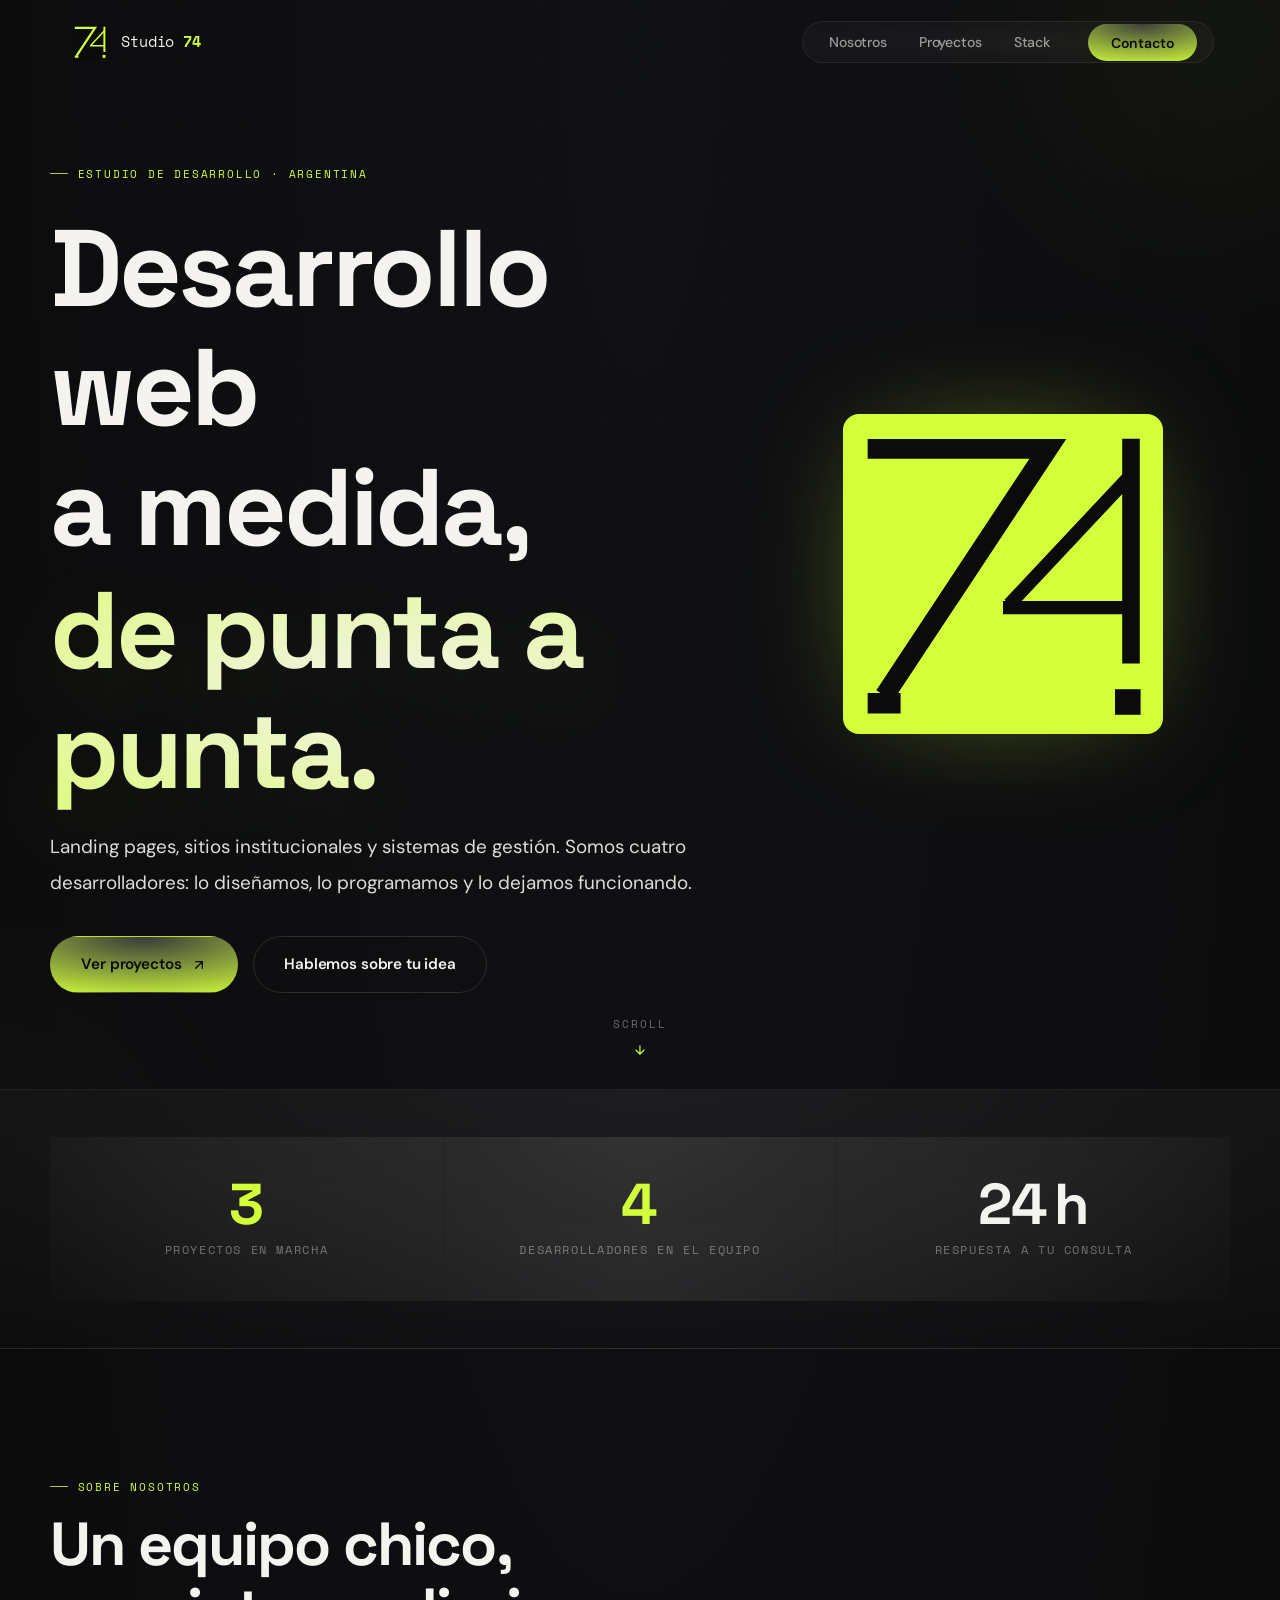
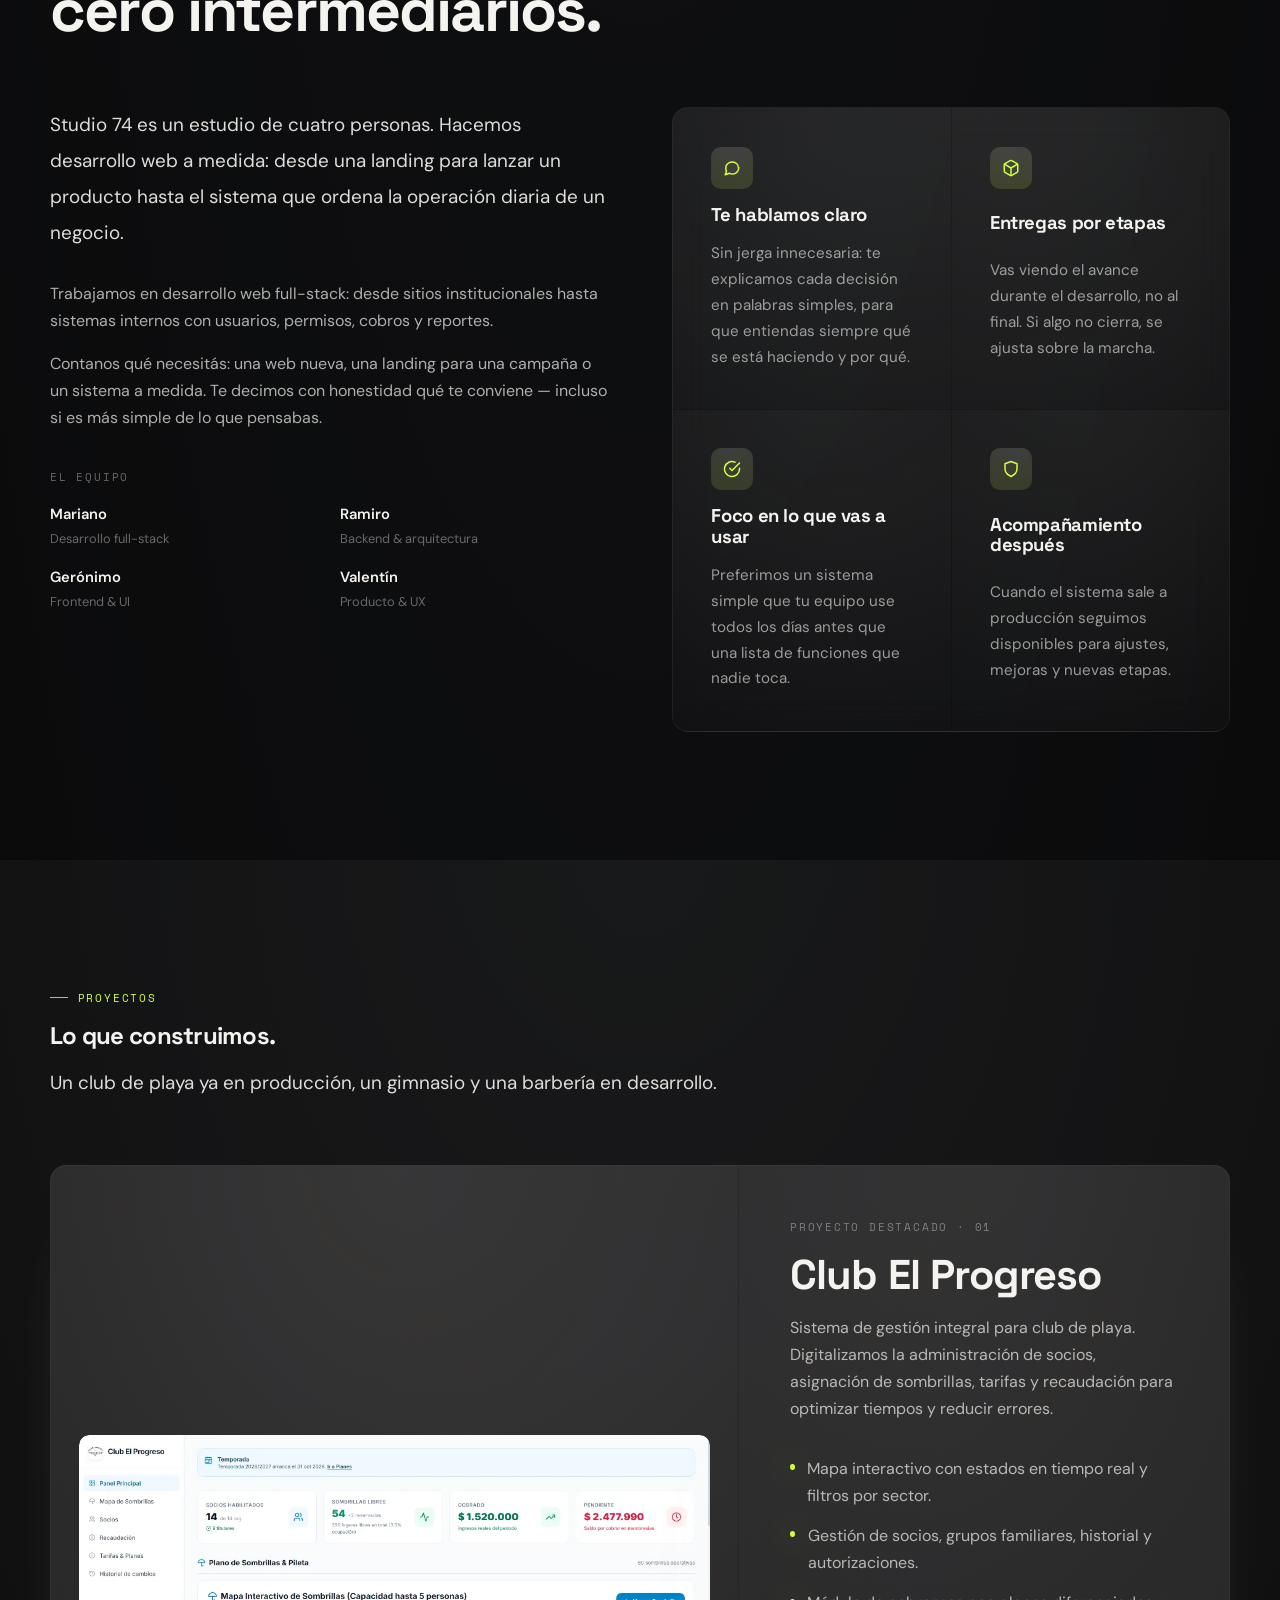
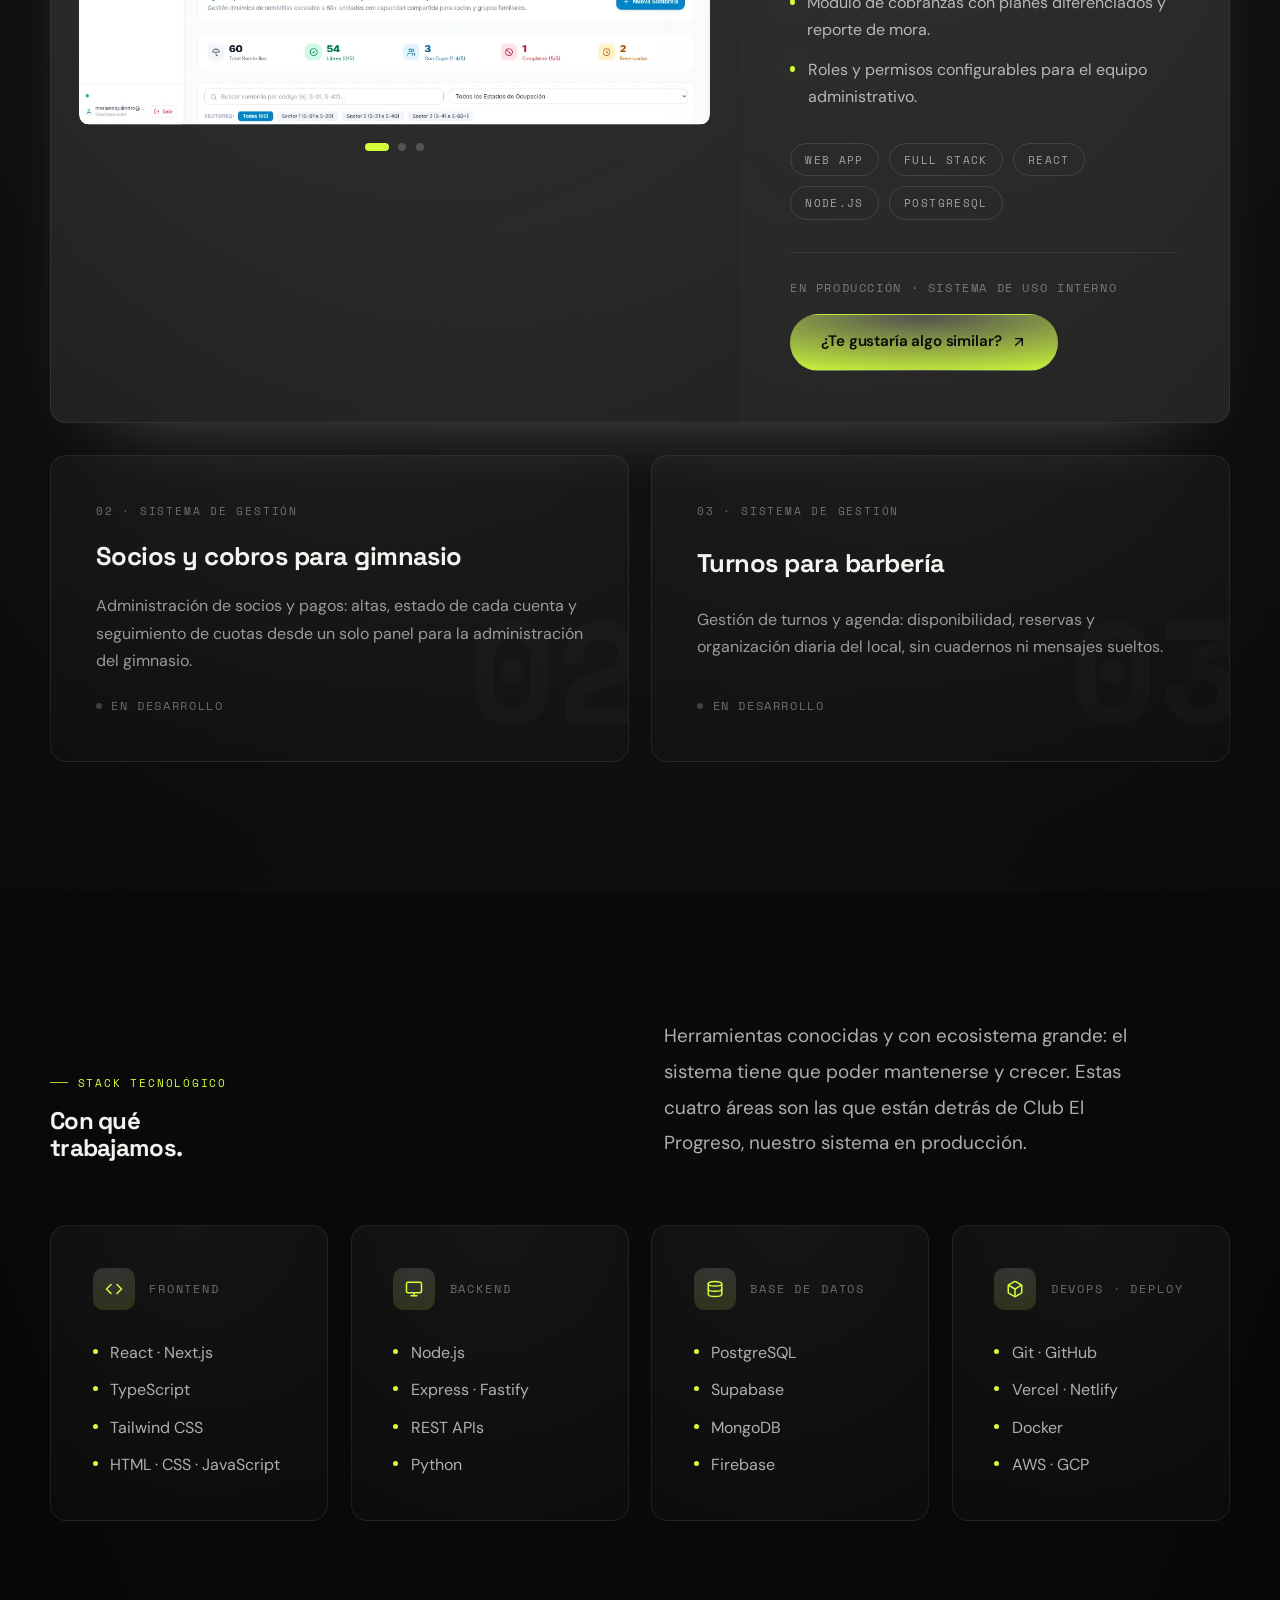
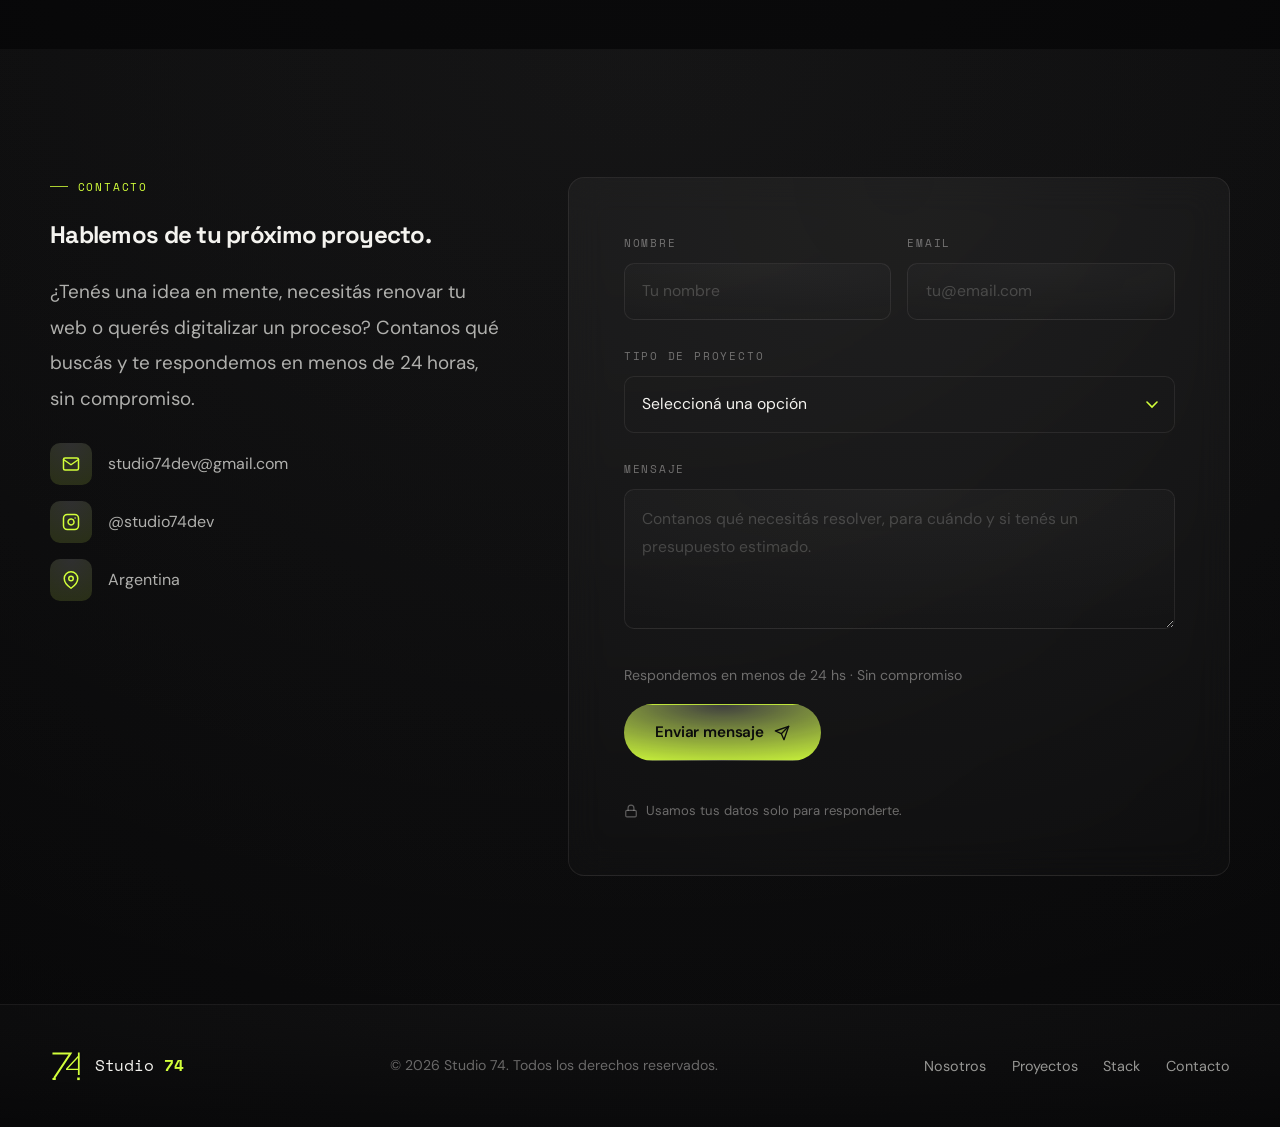
<file: index.html>
<!DOCTYPE html>
<html lang="es">

<head>
  <meta charset="UTF-8" />
  <meta name="viewport" content="width=device-width, initial-scale=1.0" />
  <meta name="description"
    content="Estudio de desarrollo web en Argentina. Landing pages, sitios institucionales y sistemas de gestión a medida. Cuatro desarrolladores, sin intermediarios." />
  <meta name="robots" content="index, follow" />
  <link rel="canonical" href="https://studio74dev.github.io/" />
  <meta property="og:site_name" content="Studio 74" />
  <meta property="og:title" content="Studio 74 — Desarrollo web a medida" />
  <meta property="og:description"
    content="Landing pages, sitios institucionales y sistemas de gestión. Cuatro desarrolladores, sin intermediarios." />
  <meta property="og:type" content="website" />
  <meta property="og:locale" content="es_AR" />
  <meta property="og:url" content="https://studio74dev.github.io/" />
  <meta name="theme-color" content="#0B0B0C" />
  <meta property="og:image" content="https://studio74dev.github.io/assets/og.png" />
  <meta property="og:image:width" content="1200" />
  <meta property="og:image:height" content="630" />
  <meta property="og:image:type" content="image/png" />
  <meta property="og:image:alt" content="Studio 74 — Desarrollo web a medida" />
  <meta name="twitter:card" content="summary_large_image" />
  <meta name="twitter:title" content="Studio 74 — Desarrollo web a medida" />
  <meta name="twitter:description"
    content="Landing pages, sitios institucionales y sistemas de gestión. Cuatro desarrolladores, sin intermediarios." />
  <meta name="twitter:image" content="https://studio74dev.github.io/assets/og.png" />
  <title>Studio 74 — Desarrollo web a medida</title>

  <!-- Datos estructurados: le dicen a los buscadores qué es Studio 74 -->
  <script type="application/ld+json">
    {
      "@context": "https://schema.org",
      "@type": ["Organization", "ProfessionalService"],
      "@id": "https://studio74dev.github.io/#estudio",
      "name": "Studio 74",
      "description": "Estudio de desarrollo web en Argentina. Landing pages, sitios institucionales y sistemas de gestión a medida. Cuatro desarrolladores, sin intermediarios.",
      "url": "https://studio74dev.github.io/",
      "email": "studio74dev@gmail.com",
      "logo": "https://studio74dev.github.io/assets/firma/studio74-logo-firma.png",
      "image": "https://studio74dev.github.io/assets/og.png",
      "areaServed": { "@type": "Country", "name": "Argentina" },
      "knowsLanguage": "es-AR",
      "sameAs": ["https://www.instagram.com/studio74dev/"],
      "hasOfferCatalog": {
        "@type": "OfferCatalog",
        "name": "Servicios",
        "itemListElement": [
          { "@type": "Offer", "itemOffered": { "@type": "Service", "name": "Landing pages" } },
          { "@type": "Offer", "itemOffered": { "@type": "Service", "name": "Sitios institucionales" } },
          { "@type": "Offer", "itemOffered": { "@type": "Service", "name": "Sistemas de gestión a medida" } },
          { "@type": "Offer", "itemOffered": { "@type": "Service", "name": "Aplicaciones web" } }
        ]
      }
    }
  </script>


  <!-- Favicon -->
  <link rel="icon" type="image/svg+xml" href="favicon.svg" />
  <link rel="icon" type="image/x-icon" href="favicon.ico" />
  <link rel="apple-touch-icon" href="assets/favicon-180.png" />

  <!-- Fonts -->
  <link rel="preconnect" href="https://fonts.googleapis.com" />
  <link rel="preconnect" href="https://fonts.gstatic.com" crossorigin />
  <link
    href="https://fonts.googleapis.com/css2?family=DM+Sans:ital,opsz,wght@0,9..40,300;0,9..40,400;0,9..40,500;0,9..40,600;0,9..40,700;1,9..40,400&family=Space+Grotesk:wght@400;500;600;700&family=Space+Mono:wght@400;700&display=swap"
    rel="stylesheet" />

  <!-- Styles -->
  <link rel="stylesheet" href="css/styles.css?v=2" />
</head>

<body>

  <!-- ════════════════════════════════════════════════
       NAVIGATION
  ════════════════════════════════════════════════ -->
  <header class="header">
    <nav class="nav" id="nav" role="navigation" aria-label="Navegación principal">
      <a href="#hero" class="nav__logo" aria-label="Studio 74 — inicio">
        <svg class="nav__logo-icon" xmlns="http://www.w3.org/2000/svg" viewBox="0 0 100 100" role="img"
          aria-label="Isotipo Studio 74" focusable="false">
          <rect width="100" height="100" fill="#0B0B0C" />
          <g fill="none" stroke="#D2FF3A">
            <path d="M7.7 10.9H64L13 88" stroke-width="6.2" />
            <path d="M7.7 90.4H18" stroke-width="6.4" />
            <path d="M90 7.7V78" stroke-width="5.5" />
            <path d="M90 19L52 59.5M50 60.5H90" stroke-width="4.2" />
          </g>
          <rect x="85" y="86" width="8" height="8" fill="#D2FF3A" />
        </svg>
        <span class="nav__logo-text">Studio <strong>74</strong></span>
      </a>

      <ul class="nav__links" id="navLinks" role="menu">
        <li role="none"><a href="#about" class="nav__link" role="menuitem">Nosotros</a></li>
        <li role="none"><a href="#projects" class="nav__link" role="menuitem">Proyectos</a></li>
        <li role="none"><a href="#stack" class="nav__link" role="menuitem">Stack</a></li>
        <li role="none"><a href="#contact" class="nav__link nav__link--cta" role="menuitem">Contacto</a></li>
      </ul>

      <button class="nav__hamburger" id="hamburger" type="button" aria-label="Abrir menú de navegación"
        aria-expanded="false" aria-controls="navLinks">
        <span class="hamburger__bar"></span>
        <span class="hamburger__bar"></span>
        <span class="hamburger__bar"></span>
      </button>
    </nav>
    <div class="nav__backdrop" id="navBackdrop" aria-hidden="true"></div>
  </header>

  <main>

    <!-- ════════════════════════════════════════════════
         HERO
    ════════════════════════════════════════════════ -->
    <section id="hero" class="hero" aria-label="Presentación de Studio 74">
      <div class="hero__bg" aria-hidden="true">
        <div class="hero__grid"></div>
        <div class="hero__glow hero__glow--primary"></div>
        <div class="hero__glow hero__glow--secondary"></div>
      </div>

      <div class="container">
        <div class="hero__inner">
          <div class="hero__content" data-reveal>
            <div class="hero__eyebrow">
              <span class="label">Estudio de desarrollo · Argentina</span>
            </div>

            <h1 class="hero__title">
              Desarrollo web
              <br />
              a medida,
              <br />
              <span class="text-gradient">de punta a punta.</span>
            </h1>

            <p class="hero__desc lead">
              Landing pages, sitios institucionales y sistemas de gestión. Somos cuatro desarrolladores: lo
              diseñamos, lo programamos y lo dejamos funcionando.
            </p>

            <div class="hero__actions">
              <a href="#projects" class="btn btn--primary">
                Ver proyectos
                <svg width="16" height="16" viewBox="0 0 24 24" fill="none" stroke="currentColor" stroke-width="2"
                  stroke-linecap="round" stroke-linejoin="round" aria-hidden="true" focusable="false">
                  <path d="M7 17L17 7M7 7h10v10" />
                </svg>
              </a>
              <a href="#contact" class="btn btn--ghost">Hablemos sobre tu idea</a>
            </div>
          </div>

          <div class="hero__visual" aria-hidden="true" data-reveal="fade-right">
            <div class="hero__mark-wrap">
              <svg class="hero__mark" xmlns="http://www.w3.org/2000/svg" viewBox="0 0 100 100" role="img"
                aria-label="Marca Studio 74" focusable="false">
                <rect width="100" height="100" fill="#D2FF3A" />
                <g fill="none" stroke="#0B0B0C">
                  <path d="M7.7 10.9H64L13 88" stroke-width="6.2" />
                  <path d="M7.7 90.4H18" stroke-width="6.4" />
                  <path d="M90 7.7V78" stroke-width="5.5" />
                  <path d="M90 19L52 59.5M50 60.5H90" stroke-width="4.2" />
                </g>
                <rect x="85" y="86" width="8" height="8" fill="#0B0B0C" />
              </svg>
              <div class="hero__mark-orbit"></div>
            </div>
          </div>
        </div>
      </div>

      <div class="hero__scroll" aria-hidden="true">
        <span>Scroll</span>
        <svg viewBox="0 0 24 24" fill="none" stroke="currentColor" stroke-width="2" stroke-linecap="round"
          focusable="false">
          <path d="M12 5v14M5 12l7 7 7-7" />
        </svg>
      </div>
    </section>

    <!-- ════════════════════════════════════════════════
         STATS
    ════════════════════════════════════════════════ -->
    <section class="stats" aria-label="Estadísticas del estudio">
      <div class="container">
        <div class="stats__grid" data-reveal-stagger>
          <article class="stat-card" data-reveal>
            <span class="stat-card__num" data-counter="3">0</span>
            <span class="stat-card__label">Proyectos en marcha</span>
          </article>
          <article class="stat-card" data-reveal>
            <span class="stat-card__num" data-counter="4">0</span>
            <span class="stat-card__label">Desarrolladores en el equipo</span>
          </article>
          <article class="stat-card" data-reveal>
            <span class="stat-card__num"><span data-counter="24">0</span> h</span>
            <span class="stat-card__label">Respuesta a tu consulta</span>
          </article>
        </div>
      </div>
    </section>

    <!-- ════════════════════════════════════════════════
         ABOUT
    ════════════════════════════════════════════════ -->
    <section id="about" class="section about" aria-labelledby="about-heading">
      <div class="container">
        <div class="section__header" data-reveal>
          <span class="label">Sobre nosotros</span>
          <h2 id="about-heading">
            Un equipo chico,
            <br />
            cero intermediarios.
          </h2>
        </div>

        <div class="about__grid">
          <div class="about__content" data-reveal>
            <p class="lead">
              Studio 74 es un estudio de cuatro personas. Hacemos desarrollo web a medida: desde una landing para
              lanzar un producto hasta el sistema que ordena la operación diaria de un negocio.
            </p>
            <div class="about__text">
              <p>Trabajamos en desarrollo web full-stack: desde sitios institucionales hasta sistemas internos con
                usuarios, permisos, cobros y reportes.</p>
              <p>Contanos qué necesitás: una web nueva, una landing para una campaña o un sistema a medida. Te
                decimos con honestidad qué te conviene — incluso si es más simple de lo que pensabas.</p>
            </div>

            <div class="team">
              <span class="team__label">El equipo</span>
              <ul class="team__list">
                <li class="team__member">
                  <span class="team__info">
                    <span class="team__name">Mariano</span>
                    <span class="team__role">Desarrollo full-stack</span>
                  </span>
                </li>
                <li class="team__member">
                  <span class="team__info">
                    <span class="team__name">Ramiro</span>
                    <span class="team__role">Backend &amp; arquitectura</span>
                  </span>
                </li>
                <li class="team__member">
                  <span class="team__info">
                    <span class="team__name">Gerónimo</span>
                    <span class="team__role">Frontend &amp; UI</span>
                  </span>
                </li>
                <li class="team__member">
                  <span class="team__info">
                    <span class="team__name">Valentín</span>
                    <span class="team__role">Producto &amp; UX</span>
                  </span>
                </li>
              </ul>
            </div>
          </div>

          <div class="values" data-reveal>
            <article class="value-card" data-spotlight>
              <div class="value-card__icon">
                <svg viewBox="0 0 24 24" aria-hidden="true" focusable="false">
                  <path d="M21 11.5a8.38 8.38 0 0 1-.9 3.8 8.5 8.5 0 0 1-7.6 4.7 8.38 8.38 0 0 1-3.8-.9L3 21l1.6-4.8a8.38 8.38 0 0 1-.9-3.8 8.5 8.5 0 0 1 4.7-7.6 8.38 8.38 0 0 1 3.8-.9h.5a8.48 8.48 0 0 1 8 8z" />
                </svg>
              </div>
              <h3>Te hablamos claro</h3>
              <p>Sin jerga innecesaria: te explicamos cada decisión en palabras simples, para que entiendas siempre qué
                se está haciendo y por qué.</p>
            </article>
            <article class="value-card" data-spotlight>
              <div class="value-card__icon">
                <svg viewBox="0 0 24 24" aria-hidden="true" focusable="false">
                  <path
                    d="M21 16V8a2 2 0 0 0-1-1.73l-7-4a2 2 0 0 0-2 0l-7 4A2 2 0 0 0 3 8v8a2 2 0 0 0 1 1.73l7 4a2 2 0 0 0 2 0l7-4A2 2 0 0 0 21 16z" />
                  <polyline points="3.27 6.96 12 12.01 20.73 6.96" />
                  <line x1="12" y1="22.08" x2="12" y2="12" />
                </svg>
              </div>
              <h3>Entregas por etapas</h3>
              <p>Vas viendo el avance durante el desarrollo, no al final. Si algo no cierra, se ajusta sobre la marcha.
              </p>
            </article>
            <article class="value-card" data-spotlight>
              <div class="value-card__icon">
                <svg viewBox="0 0 24 24" aria-hidden="true" focusable="false">
                  <path d="M22 11.08V12a10 10 0 1 1-5.93-9.14" />
                  <polyline points="22 4 12 14.01 9 11.01" />
                </svg>
              </div>
              <h3>Foco en lo que vas a usar</h3>
              <p>Preferimos un sistema simple que tu equipo use todos los días antes que una lista de funciones que
                nadie toca.</p>
            </article>
            <article class="value-card" data-spotlight>
              <div class="value-card__icon">
                <svg viewBox="0 0 24 24" aria-hidden="true" focusable="false">
                  <path d="M12 22s8-4 8-10V5l-8-3-8 3v7c0 6 8 10 8 10z" />
                </svg>
              </div>
              <h3>Acompañamiento después</h3>
              <p>Cuando el sistema sale a producción seguimos disponibles para ajustes, mejoras y nuevas etapas.</p>
            </article>
          </div>
        </div>
      </div>
    </section>

    <!-- ════════════════════════════════════════════════
         PROJECTS
    ════════════════════════════════════════════════ -->
    <section id="projects" class="section projects" aria-labelledby="projects-heading">
      <div class="container">
        <div class="projects__header" data-reveal>
          <div class="projects__header-text">
            <span class="label">Proyectos</span>
            <h2 id="projects-heading">
              Lo que
              construimos.
            </h2>
            <p class="lead">
              Un club de playa ya en producción, un gimnasio y una barbería en desarrollo.
            </p>
          </div>
        </div>

        <!-- Featured -->
        <article class="project-featured" data-reveal>
          <div class="project-featured__media">
            <div class="carousel" role="region" aria-label="Capturas de Club El Progreso">
              <div class="carousel__track">
                <div class="carousel__slides">
                  <div class="carousel__slide">
                    <img src="assets/img/progreso-dashboard.webp" width="1024" height="470"
                      alt="Panel principal de Club El Progreso con métricas y resumen de ocupación" loading="eager"
                      decoding="async" />
                  </div>
                  <div class="carousel__slide">
                    <img src="assets/img/progreso-mapa.webp" width="1024" height="470"
                      alt="Mapa interactivo de sombrillas y pileta del club" loading="lazy" decoding="async" />
                  </div>
                  <div class="carousel__slide">
                    <img src="assets/img/progreso-recaudacion.webp" width="1024" height="471"
                      alt="Módulo de recaudación y estado de cobranzas" loading="lazy" decoding="async" />
                  </div>
                </div>
              </div>
              <div class="carousel__dots" role="tablist" aria-label="Seleccionar vista">
                <button class="carousel__dot is-active" role="tab" aria-selected="true" aria-label="Vista 1"></button>
                <button class="carousel__dot" role="tab" aria-selected="false" aria-label="Vista 2"></button>
                <button class="carousel__dot" role="tab" aria-selected="false" aria-label="Vista 3"></button>
              </div>
            </div>
          </div>

          <div class="project-featured__content">
            <header class="project-featured__header">
              <span class="project-featured__kicker">Proyecto destacado · 01</span>
              <h3 class="project-featured__title">Club El Progreso</h3>
              <p class="project-featured__desc">
                Sistema de gestión integral para club de playa. Digitalizamos la administración de socios, asignación
                de sombrillas, tarifas y recaudación para optimizar tiempos y reducir errores.
              </p>
            </header>

            <ul class="feature-list">
              <li class="feature-list__item">
                <span class="feature-list__dot"></span>
                <span>Mapa interactivo con estados en tiempo real y filtros por sector.</span>
              </li>
              <li class="feature-list__item">
                <span class="feature-list__dot"></span>
                <span>Gestión de socios, grupos familiares, historial y autorizaciones.</span>
              </li>
              <li class="feature-list__item">
                <span class="feature-list__dot"></span>
                <span>Módulo de cobranzas con planes diferenciados y reporte de mora.</span>
              </li>
              <li class="feature-list__item">
                <span class="feature-list__dot"></span>
                <span>Roles y permisos configurables para el equipo administrativo.</span>
              </li>
            </ul>

            <div class="tags">
              <span class="tag">Web App</span>
              <span class="tag">Full Stack</span>
              <span class="tag">React</span>
              <span class="tag">Node.js</span>
              <span class="tag">PostgreSQL</span>
            </div>

            <footer class="project-featured__footer">
              <span class="project-featured__meta">En producción · Sistema de uso interno</span>
              <a href="#contact" class="btn btn--primary">
                ¿Te gustaría algo similar?
                <svg width="16" height="16" viewBox="0 0 24 24" fill="none" stroke="currentColor" stroke-width="2"
                  stroke-linecap="round" stroke-linejoin="round" aria-hidden="true" focusable="false">
                  <path d="M7 17L17 7M7 7h10v10" />
                </svg>
              </a>
            </footer>
          </div>
        </article>

        <div class="projects-grid" data-reveal-stagger>
          <article class="project-card" data-reveal data-spotlight>
            <span class="project-card__kicker">02 · Sistema de gestión</span>
            <h3 class="project-card__title">Socios y cobros para gimnasio</h3>
            <p class="project-card__desc">
              Administración de socios y pagos: altas, estado de cada cuenta y seguimiento de cuotas desde un solo
              panel para la administración del gimnasio.
            </p>
            <span class="project-card__status">
              <span class="project-card__dot"></span>
              En desarrollo
            </span>
            <span class="project-card__bg" aria-hidden="true">02</span>
          </article>

          <article class="project-card" data-reveal data-spotlight>
            <span class="project-card__kicker">03 · Sistema de gestión</span>
            <h3 class="project-card__title">Turnos para barbería</h3>
            <p class="project-card__desc">
              Gestión de turnos y agenda: disponibilidad, reservas y organización diaria del local, sin cuadernos
              ni mensajes sueltos.
            </p>
            <span class="project-card__status">
              <span class="project-card__dot"></span>
              En desarrollo
            </span>
            <span class="project-card__bg" aria-hidden="true">03</span>
          </article>
        </div>
      </div>
    </section>

    <!-- ════════════════════════════════════════════════
         STACK
    ════════════════════════════════════════════════ -->
    <section id="stack" class="section stack" aria-labelledby="stack-heading">
      <div class="container">
        <div class="stack__header" data-reveal>
          <div class="stack__intro">
            <span class="label">Stack tecnológico</span>
            <h2 id="stack-heading">
              Con qué
              <br />
              trabajamos.
            </h2>
          </div>
          <p class="stack__lead lead">
            Herramientas conocidas y con ecosistema grande: el sistema tiene que poder mantenerse y crecer. Estas
            cuatro áreas son las que están detrás de Club El Progreso, nuestro sistema en producción.
          </p>
        </div>

        <div class="stack__grid" data-reveal-stagger>
          <article class="stack-card" data-reveal data-spotlight>
            <header class="stack-card__header">
              <div class="stack-card__icon">
                <svg viewBox="0 0 24 24" aria-hidden="true" focusable="false">
                  <polyline points="16 18 22 12 16 6" />
                  <polyline points="8 6 2 12 8 18" />
                </svg>
              </div>
              <span class="stack-card__title">Frontend</span>
            </header>
            <ul class="stack-list">
              <li class="stack-list__item">React · Next.js</li>
              <li class="stack-list__item">TypeScript</li>
              <li class="stack-list__item">Tailwind CSS</li>
              <li class="stack-list__item">HTML · CSS · JavaScript</li>
            </ul>
          </article>

          <article class="stack-card" data-reveal data-spotlight>
            <header class="stack-card__header">
              <div class="stack-card__icon">
                <svg viewBox="0 0 24 24" aria-hidden="true" focusable="false">
                  <rect x="2" y="3" width="20" height="14" rx="2" />
                  <line x1="8" y1="21" x2="16" y2="21" />
                  <line x1="12" y1="17" x2="12" y2="21" />
                </svg>
              </div>
              <span class="stack-card__title">Backend</span>
            </header>
            <ul class="stack-list">
              <li class="stack-list__item">Node.js</li>
              <li class="stack-list__item">Express · Fastify</li>
              <li class="stack-list__item">REST APIs</li>
              <li class="stack-list__item">Python</li>
            </ul>
          </article>

          <article class="stack-card" data-reveal data-spotlight>
            <header class="stack-card__header">
              <div class="stack-card__icon">
                <svg viewBox="0 0 24 24" aria-hidden="true" focusable="false">
                  <ellipse cx="12" cy="5" rx="9" ry="3" />
                  <path d="M21 12c0 1.66-4 3-9 3s-9-1.34-9-3" />
                  <path d="M3 5v14c0 1.66 4 3 9 3s9-1.34 9-3V5" />
                </svg>
              </div>
              <span class="stack-card__title">Base de datos</span>
            </header>
            <ul class="stack-list">
              <li class="stack-list__item">PostgreSQL</li>
              <li class="stack-list__item">Supabase</li>
              <li class="stack-list__item">MongoDB</li>
              <li class="stack-list__item">Firebase</li>
            </ul>
          </article>

          <article class="stack-card" data-reveal data-spotlight>
            <header class="stack-card__header">
              <div class="stack-card__icon">
                <svg viewBox="0 0 24 24" aria-hidden="true" focusable="false">
                  <path
                    d="M21 16V8a2 2 0 0 0-1-1.73l-7-4a2 2 0 0 0-2 0l-7 4A2 2 0 0 0 3 8v8a2 2 0 0 0 1 1.73l7 4a2 2 0 0 0 2 0l7-4A2 2 0 0 0 21 16z" />
                  <polyline points="3.27 6.96 12 12.01 20.73 6.96" />
                  <line x1="12" y1="22.08" x2="12" y2="12" />
                </svg>
              </div>
              <span class="stack-card__title">DevOps · Deploy</span>
            </header>
            <ul class="stack-list">
              <li class="stack-list__item">Git · GitHub</li>
              <li class="stack-list__item">Vercel · Netlify</li>
              <li class="stack-list__item">Docker</li>
              <li class="stack-list__item">AWS · GCP</li>
            </ul>
          </article>
        </div>
      </div>
    </section>

    <!-- ════════════════════════════════════════════════
         CONTACT
    ════════════════════════════════════════════════ -->
    <section id="contact" class="section contact" aria-labelledby="contact-heading">
      <div class="container">
        <div class="contact__grid">
          <div class="contact__info" data-reveal>
            <span class="label">Contacto</span>
            <h2 id="contact-heading">
              Hablemos de tu
              próximo proyecto.
            </h2>
            <p class="contact__text lead">
              ¿Tenés una idea en mente, necesitás renovar tu web o querés digitalizar un proceso? Contanos qué
              buscás y te respondemos en menos de 24 horas, sin compromiso.
            </p>

            <div class="contact-list">
              <div class="contact-item">
                <div class="contact-item__icon">
                  <svg viewBox="0 0 24 24" aria-hidden="true" focusable="false">
                    <path d="M4 4h16c1.1 0 2 .9 2 2v12c0 1.1-.9 2-2 2H4c-1.1 0-2-.9-2-2V6c0-1.1.9-2 2-2z" />
                    <polyline points="22,6 12,13 2,6" />
                  </svg>
                </div>
                <a class="contact-item__text" href="mailto:studio74dev@gmail.com">studio74dev@gmail.com</a>
              </div>
              <div class="contact-item">
                <div class="contact-item__icon">
                  <svg viewBox="0 0 24 24" aria-hidden="true" focusable="false">
                    <rect x="2" y="2" width="20" height="20" rx="5" ry="5" />
                    <path d="M16 11.37A4 4 0 1 1 12.63 8 4 4 0 0 1 16 11.37z" />
                    <line x1="17.5" y1="6.5" x2="17.51" y2="6.5" />
                  </svg>
                </div>
                <a class="contact-item__text" href="https://www.instagram.com/studio74dev/" target="_blank"
                  rel="noopener noreferrer">@studio74dev</a>
              </div>
              <div class="contact-item">
                <div class="contact-item__icon">
                  <svg viewBox="0 0 24 24" aria-hidden="true" focusable="false">
                    <path d="M21 10c0 7-9 13-9 13s-9-6-9-13a9 9 0 0 1 18 0z" />
                    <circle cx="12" cy="10" r="3" />
                  </svg>
                </div>
                <span class="contact-item__text">Argentina</span>
              </div>
            </div>
          </div>

          <div class="contact__form-wrap" data-reveal>
            <form class="form" id="contactForm" action="contact.php" method="post" novalidate>
              <div class="form__row">
                <div class="form__field">
                  <label for="name" class="form__label">Nombre</label>
                  <input type="text" id="name" name="name" class="form__input" placeholder="Tu nombre"
                    autocomplete="given-name" required />
                </div>
                <div class="form__field">
                  <label for="email" class="form__label">Email</label>
                  <input type="email" id="email" name="email" class="form__input" placeholder="tu@email.com"
                    autocomplete="email" required />
                </div>
              </div>

              <div class="form__field">
                <label for="service" class="form__label">Tipo de proyecto</label>
                <select id="service" name="service" class="form__select" required>
                  <option value="" disabled selected>Seleccioná una opción</option>
                  <option>Landing page</option>
                  <option>Sitio web institucional</option>
                  <option>Aplicación web a medida</option>
                  <option>Sistema de gestión / Dashboard</option>
                  <option>Diseño UI/UX</option>
                  <option>Consultoría técnica</option>
                  <option>Otro</option>
                </select>
              </div>

              <div class="form__field">
                <label for="message" class="form__label">Mensaje</label>
                <textarea id="message" name="message" class="form__textarea"
                  placeholder="Contanos qué necesitás resolver, para cuándo y si tenés un presupuesto estimado."
                  required></textarea>
              </div>

              <!-- Anti-spam: honeypot invisible (los bots suelen completarlo) -->
              <div class="form__hp" aria-hidden="true">
                <label for="company">Empresa (no completar)</label>
                <input type="text" id="company" name="company" tabindex="-1" autocomplete="off" />
              </div>
              <!-- Trampa de tiempo: la completa el JS al cargar la página -->
              <input type="hidden" name="started" id="formStarted" value="" />

              <div class="form__footer">
                <span class="form__note">Respondemos en menos de 24 hs · Sin compromiso</span>
                <button type="submit" class="btn btn--primary">
                  Enviar mensaje
                  <svg width="16" height="16" viewBox="0 0 24 24" fill="none" stroke="currentColor" stroke-width="2"
                    stroke-linecap="round" stroke-linejoin="round" aria-hidden="true" focusable="false">
                    <line x1="22" y1="2" x2="11" y2="13" />
                    <polygon points="22 2 15 22 11 13 2 9 22 2" />
                  </svg>
                </button>
              </div>

              <p class="form__privacy">
                <svg viewBox="0 0 24 24" aria-hidden="true" focusable="false">
                  <rect x="3" y="11" width="18" height="11" rx="2" />
                  <path d="M7 11V7a5 5 0 0 1 10 0v4" />
                </svg>
                <span>Usamos tus datos solo para responderte.</span>
              </p>
            </form>
          </div>
        </div>
      </div>
    </section>

  </main>

  <!-- ════════════════════════════════════════════════
       FOOTER
  ════════════════════════════════════════════════ -->
  <footer class="footer">
    <div class="container">
      <div class="footer__inner">
        <div class="footer__brand">
          <svg class="footer__brand-icon" xmlns="http://www.w3.org/2000/svg" viewBox="0 0 100 100" role="img"
            aria-label="Studio 74" focusable="false">
            <rect width="100" height="100" fill="#0B0B0C" />
            <g fill="none" stroke="#D2FF3A">
              <path d="M7.7 10.9H64L13 88" stroke-width="6.2" />
              <path d="M7.7 90.4H18" stroke-width="6.4" />
              <path d="M90 7.7V78" stroke-width="5.5" />
              <path d="M90 19L52 59.5M50 60.5H90" stroke-width="4.2" />
            </g>
            <rect x="85" y="86" width="8" height="8" fill="#D2FF3A" />
          </svg>
          <span class="footer__brand-text">Studio <strong>74</strong></span>
        </div>

        <span class="footer__copy">© <span id="year"></span> Studio 74. Todos los derechos reservados.</span>

        <nav class="footer__links" aria-label="Navegación secundaria">
          <a href="#about" class="footer__link">Nosotros</a>
          <a href="#projects" class="footer__link">Proyectos</a>
          <a href="#stack" class="footer__link">Stack</a>
          <a href="#contact" class="footer__link">Contacto</a>
        </nav>
      </div>
    </div>
  </footer>

  <script src="js/main.js?v=2" defer></script>
  <script>
    document.getElementById('year').textContent = new Date().getFullYear();
  </script>
</body>

</html>
</file>
<file: css/styles.css>
/* ═══════════════════════════════════════════════════════
   STUDIO 74 — STYLESHEET V2
   Paleta: Ink #0B0B0C · Signal #D2FF3A · Cream #F4F3EF
═══════════════════════════════════════════════════════ */

:root {
  /* Controles nativos (selects, scrollbars, autofill) en modo oscuro:
     sin esto, el popup del <select> se pinta blanco y el texto crema no se lee. */
  color-scheme: dark;

  --ink: #0B0B0C;
  --ink-deep: #050506;
  --ink-soft: #101114;
  --ink-card: #141519;
  --ink-border: rgba(244, 243, 239, 0.08);
  --ink-border-strong: rgba(244, 243, 239, 0.16);

  --signal: #D2FF3A;
  --signal-soft: rgba(210, 255, 58, 0.14);
  --signal-glow: rgba(210, 255, 58, 0.32);

  --cream: #F4F3EF;
  --cream-90: rgba(244, 243, 239, 0.9);
  --cream-70: rgba(244, 243, 239, 0.7);
  --cream-60: rgba(244, 243, 239, 0.6);
  --cream-40: rgba(244, 243, 239, 0.4);
  --cream-20: rgba(244, 243, 239, 0.2);
  --cream-12: rgba(244, 243, 239, 0.12);
  --cream-08: rgba(244, 243, 239, 0.08);
  --cream-04: rgba(244, 243, 239, 0.04);

  --font-sans: 'DM Sans', system-ui, -apple-system, BlinkMacSystemFont, sans-serif;
  --font-display: 'Space Grotesk', 'DM Sans', system-ui, sans-serif;
  --font-mono: 'Space Mono', ui-monospace, SFMono-Regular, Menlo, monospace;

  --radius-xs: 4px;
  --radius-sm: 6px;
  --radius-md: 10px;
  --radius-lg: 16px;
  --radius-pill: 999px;

  --ease-out: cubic-bezier(0.25, 0.8, 0.25, 1);
  --ease-spring: cubic-bezier(0.16, 1, 0.3, 1);
  --ease-snappy: cubic-bezier(0.2, 0.8, 0.2, 1);

  --shadow-soft: 0 20px 60px -30px rgba(210, 255, 58, 0.6);
  --shadow-card: 0 40px 80px -60px rgba(244, 243, 239, 0.4);
  --shadow-glow: 0 0 120px -40px rgba(210, 255, 58, 0.5);

  --container-max: min(1180px, calc(100% - clamp(1.25rem, 5vw, 3rem)));
  --section-gap: clamp(4rem, 10vw, 8rem);
  --header-height: 84px;
}

*,
*::before,
*::after {
  box-sizing: border-box;
  margin: 0;
  padding: 0;
  -webkit-font-smoothing: antialiased;
  -moz-osx-font-smoothing: grayscale;
}

html {
  scroll-behavior: smooth;
  font-size: 16px;
  scroll-padding-top: calc(var(--header-height) + 1rem);
  overflow-x: hidden;
}

body {
  font-family: var(--font-sans);
  background: radial-gradient(120% 120% at 50% 0%, var(--ink-soft) 0%, var(--ink) 55%, var(--ink-deep) 100%);
  color: var(--cream);
  line-height: 1.7;
  text-rendering: optimizeLegibility;
  overflow-x: hidden;
}

/* clip no crea un contenedor de scroll (mejor que hidden para fijar sin romper sticky) */
@supports (overflow-x: clip) {
  html,
  body {
    overflow-x: clip;
  }
}

img {
  display: block;
  max-width: 100%;
  height: auto;
}

a {
  color: inherit;
  text-decoration: none;
}

button,
input,
select,
textarea {
  font: inherit;
  color: inherit;
}

ul {
  list-style: none;
}

:focus-visible {
  outline: 2px solid var(--signal);
  outline-offset: 3px;
  border-radius: var(--radius-xs);
}

::selection {
  background: var(--signal);
  color: var(--ink);
}

::-webkit-scrollbar {
  width: 8px;
}

::-webkit-scrollbar-track {
  background: var(--ink-deep);
}

::-webkit-scrollbar-thumb {
  background: linear-gradient(180deg, rgba(210, 255, 58, 0.9), rgba(210, 255, 58, 0.5));
  border-radius: var(--radius-pill);
}

@media (prefers-reduced-motion: reduce) {
  *,
  *::before,
  *::after {
    animation-duration: 0.01ms !important;
    animation-iteration-count: 1 !important;
    transition-duration: 0.01ms !important;
    scroll-behavior: auto !important;
  }
}

/* ═══════════════════════════════════════════════════════
   LAYOUT
═══════════════════════════════════════════════════════ */

.container {
  width: var(--container-max);
  margin-inline: auto;
}

.section {
  padding-block: var(--section-gap);
  position: relative;
}

.section__header {
  display: grid;
  gap: 1rem;
  margin-bottom: clamp(2.5rem, 6vw, 4rem);
}

.section__header h2 {
  font-family: var(--font-display);
  font-weight: 700;
  font-size: clamp(2rem, 5vw, 3.8rem);
  line-height: 1.08;
  letter-spacing: -0.03em;
}

/* ═══════════════════════════════════════════════════════
   TYPOGRAPHY
═══════════════════════════════════════════════════════ */

.label {
  display: inline-flex;
  align-items: center;
  gap: 0.6rem;
  font-family: var(--font-mono);
  font-size: 0.7rem;
  letter-spacing: 0.16em;
  text-transform: uppercase;
  color: var(--signal);
}

.label::before {
  content: '';
  width: 18px;
  height: 1px;
  background: var(--signal);
  opacity: 0.8;
}

h1,
h2,
h3,
h4 {
  font-family: var(--font-display);
  font-weight: 700;
  line-height: 1.1;
  letter-spacing: -0.03em;
}

h1 {
  font-size: clamp(3rem, 9vw, 6.8rem);
}

h3 {
  font-size: clamp(1.1rem, 2vw, 1.3rem);
  letter-spacing: -0.02em;
}

.text-gradient {
  background: radial-gradient(120% 120% at 50% 50%, var(--cream) 0%, var(--signal) 100%);
  -webkit-background-clip: text;
  background-clip: text;
  color: transparent;
  text-shadow: 0 30px 100px var(--signal-soft);
}

.lead {
  font-size: clamp(1rem, 1.6vw, 1.18rem);
  color: var(--cream-90);
  line-height: 1.9;
  max-width: 62ch;
}

/* ═══════════════════════════════════════════════════════
   BUTTONS
═══════════════════════════════════════════════════════ */

.btn {
  display: inline-flex;
  align-items: center;
  gap: 0.6rem;
  padding: 0.9rem 1.9rem;
  border-radius: var(--radius-pill);
  font-size: 0.95rem;
  font-weight: 600;
  letter-spacing: -0.01em;
  border: 1px solid transparent;
  transition: transform 220ms var(--ease-spring), box-shadow 220ms var(--ease-spring),
    border-color 220ms var(--ease-out), color 220ms var(--ease-out), background 220ms var(--ease-out);
  white-space: nowrap;
}

.btn svg {
  transition: transform 220ms var(--ease-spring);
}

.btn:hover {
  transform: translateY(-3px);
}

.btn:hover svg {
  transform: translate(4px, -4px);
}

.btn:active {
  transform: translateY(-1px) scale(0.99);
}

.btn--primary {
  background: radial-gradient(120% 120% at 50% 0%, rgba(255, 255, 255, 0.18) 0%, var(--signal) 100%);
  color: var(--ink);
  box-shadow: var(--shadow-soft);
}

.btn--primary:hover {
  box-shadow: 0 24px 80px -30px rgba(210, 255, 58, 0.9);
}

.btn--ghost {
  background: transparent;
  color: var(--cream);
  border-color: var(--cream-12);
  backdrop-filter: blur(12px);
}

.btn--ghost:hover {
  border-color: var(--signal);
  color: var(--cream);
}

/* ═══════════════════════════════════════════════════════
   NAVIGATION
═══════════════════════════════════════════════════════ */

.header {
  position: fixed;
  inset: 0 0 auto 0;
  z-index: 50;
  height: var(--header-height);
}

.nav {
  position: relative;
  display: flex;
  align-items: center;
  justify-content: space-between;
  gap: 1.5rem;
  height: 100%;
  width: var(--container-max);
  margin-inline: auto;
  padding-inline: clamp(0.5rem, 2vw, 1rem);
}

.nav::before {
  content: '';
  position: absolute;
  inset: 0;
  border-radius: var(--radius-pill);
  background: radial-gradient(120% 120% at 50% 50%, rgba(244, 243, 239, 0.08) 0%, transparent 100%);
  backdrop-filter: blur(18px) saturate(140%);
  border: 1px solid var(--cream-08);
  box-shadow: 0 30px 60px -40px rgba(244, 243, 239, 0.4);
  opacity: 0;
  transition: opacity 280ms var(--ease-out), border-color 280ms var(--ease-out);
  pointer-events: none;
}

.nav.scrolled::before {
  opacity: 1;
  border-color: var(--cream-12);
}

.nav__logo {
  position: relative;
  display: flex;
  align-items: center;
  gap: 0.8rem;
  padding-inline: 0.4rem;
  z-index: 1;
}

.nav__logo-icon {
  width: 36px;
  height: 36px;
  border-radius: var(--radius-sm);
  overflow: hidden;
  box-shadow: 0 20px 40px -30px rgba(210, 255, 58, 0.8);
}

.nav__logo-text {
  font-family: var(--font-mono);
  font-size: 0.95rem;
  letter-spacing: -0.01em;
}

.nav__logo-text strong {
  color: var(--signal);
}

.nav__links {
  position: relative;
  display: flex;
  align-items: center;
  gap: clamp(1rem, 3vw, 2rem);
  padding: 0.4rem 1rem 0.4rem 1.6rem;
  border-radius: var(--radius-pill);
  background: radial-gradient(120% 120% at 50% 50%, rgba(244, 243, 239, 0.06) 0%, transparent 100%);
  backdrop-filter: blur(16px) saturate(130%);
  border: 1px solid var(--cream-08);
  z-index: 1;
  transition: border-color 280ms var(--ease-out), background 280ms var(--ease-out);
}

.nav.scrolled .nav__links {
  border-color: var(--cream-12);
  background: radial-gradient(120% 120% at 50% 50%, rgba(244, 243, 239, 0.09) 0%, transparent 100%);
}

.nav__link {
  position: relative;
  font-size: 0.88rem;
  font-weight: 500;
  color: var(--cream-60);
  letter-spacing: -0.01em;
  padding-block: 0.5rem;
  transition: color 200ms var(--ease-out);
}

.nav__link::after {
  content: '';
  position: absolute;
  inset: auto 0 -0.4rem 0;
  height: 1px;
  background: radial-gradient(120% 120% at 50% 50%, var(--signal) 0%, transparent 100%);
  transform: scaleX(0);
  transform-origin: center;
  transition: transform 220ms var(--ease-spring);
}

.nav__link:hover,
.nav__link.is-active {
  color: var(--cream);
}

.nav__link:hover::after,
.nav__link.is-active::after {
  transform: scaleX(1);
}

.nav__link--cta {
  margin-left: 0.4rem;
  padding: 0.6rem 1.4rem;
  border-radius: var(--radius-pill);
  background: radial-gradient(120% 120% at 50% 0%, rgba(255, 255, 255, 0.16) 0%, var(--signal) 100%);
  color: var(--ink);
  font-weight: 600;
  box-shadow: 0 20px 50px -30px rgba(210, 255, 58, 0.9);
}

.nav__link--cta::after {
  display: none;
}

.nav__hamburger {
  display: none;
  position: relative;
  flex-direction: column;
  justify-content: center;
  gap: 5px;
  width: 46px;
  height: 46px;
  border-radius: var(--radius-pill);
  border: 1px solid var(--cream-12);
  background: radial-gradient(120% 120% at 50% 50%, rgba(244, 243, 239, 0.1) 0%, transparent 100%);
  backdrop-filter: blur(14px);
  cursor: pointer;
  z-index: 2;
}

.hamburger__bar {
  width: 18px;
  height: 1px;
  margin-inline: auto;
  background: var(--cream);
  transition: transform 240ms var(--ease-spring), opacity 200ms var(--ease-out), width 240ms var(--ease-spring);
}

.nav__hamburger.is-active .hamburger__bar:nth-child(1) {
  transform: translateY(6px) rotate(45deg);
}

.nav__hamburger.is-active .hamburger__bar:nth-child(2) {
  opacity: 0;
  width: 0;
}

.nav__hamburger.is-active .hamburger__bar:nth-child(3) {
  transform: translateY(-6px) rotate(-45deg);
}

.nav__backdrop {
  position: fixed;
  inset: 0;
  background: radial-gradient(140% 140% at 50% 0%, rgba(11, 11, 12, 0.9) 0%, rgba(5, 5, 6, 0.98) 100%);
  backdrop-filter: blur(10px);
  opacity: 0;
  pointer-events: none;
  transition: opacity 280ms var(--ease-out);
}

.nav__backdrop.is-visible {
  opacity: 1;
  pointer-events: all;
}

/* ═══════════════════════════════════════════════════════
   HERO
═══════════════════════════════════════════════════════ */

.hero {
  position: relative;
  min-height: min(100svh, 1100px);
  display: flex;
  align-items: center;
  padding-top: calc(var(--header-height) + clamp(2rem, 8vw, 5rem));
  padding-bottom: clamp(4rem, 10vw, 6rem);
  overflow: hidden;
}

.hero__bg {
  position: absolute;
  inset: 0;
  pointer-events: none;
}

.hero__grid {
  position: absolute;
  inset: 0;
  background-image: radial-gradient(circle at 1px 1px, rgba(244, 243, 239, 0.05) 1px, transparent 0);
  background-size: 60px 60px;
  mask-image: radial-gradient(120% 120% at 50% 0%, black 0%, transparent 70%);
  opacity: 0.6;
}

.hero__glow {
  position: absolute;
  width: clamp(280px, 40vw, 520px);
  height: clamp(280px, 40vw, 520px);
  border-radius: 50%;
  filter: blur(80px);
  opacity: 0.4;
}

.hero__glow--primary {
  top: -20%;
  right: -15%;
  background: radial-gradient(circle, var(--signal-soft) 0%, transparent 70%);
}

.hero__glow--secondary {
  bottom: -30%;
  left: -20%;
  background: radial-gradient(circle, rgba(244, 243, 239, 0.08) 0%, transparent 70%);
}

.hero__inner {
  position: relative;
  display: grid;
  grid-template-columns: repeat(12, 1fr);
  gap: clamp(2rem, 6vw, 4rem);
  align-items: center;
}

.hero__content {
  grid-column: 1 / span 7;
  display: grid;
  gap: 1.6rem;
}

.hero__eyebrow {
  display: flex;
  align-items: center;
}

.hero__title {
  display: grid;
  gap: 0.2rem;
}

.hero__desc {
  margin-top: -0.4rem;
}

.hero__actions {
  display: flex;
  flex-wrap: wrap;
  gap: 0.9rem;
  margin-top: 0.6rem;
}

.hero__visual {
  grid-column: 8 / span 5;
  display: flex;
  justify-content: center;
  align-items: center;
}

.hero__mark-wrap {
  position: relative;
  width: min(320px, 70vw);
  aspect-ratio: 1;
}

.hero__mark {
  width: 100%;
  height: 100%;
  border-radius: var(--radius-lg);
  animation: float 8s ease-in-out infinite;
  box-shadow: var(--shadow-glow);
  position: relative;
  z-index: 1;
}

.hero__mark-orbit {
  position: absolute;
  inset: -12%;
  border-radius: 50%;
  border: 1px solid var(--cream-08);
  mask-image: radial-gradient(circle, black 40%, transparent 70%);
  animation: orbit 18s linear infinite;
}

.hero__mark-orbit::after {
  content: '';
  position: absolute;
  top: 10%;
  left: 50%;
  width: 6px;
  height: 6px;
  border-radius: 50%;
  background: var(--signal);
  box-shadow: 0 0 40px 10px var(--signal-soft);
  transform: translateX(-50%);
}

.hero__scroll {
  position: absolute;
  inset: auto auto 2rem 50%;
  transform: translateX(-50%);
  display: flex;
  flex-direction: column;
  align-items: center;
  gap: 0.6rem;
  color: var(--cream-40);
  font-family: var(--font-mono);
  font-size: 0.7rem;
  letter-spacing: 0.18em;
  text-transform: uppercase;
  animation: scroll 3.6s ease-in-out infinite;
}

.hero__scroll svg {
  width: 14px;
  height: 14px;
  color: var(--signal);
}

/* ═══════════════════════════════════════════════════════
   STATS
═══════════════════════════════════════════════════════ */

.stats {
  padding-block: clamp(2rem, 6vw, 3rem);
  position: relative;
}

.stats::before {
  content: '';
  position: absolute;
  inset: 0;
  background: radial-gradient(120% 120% at 50% 0%, rgba(244, 243, 239, 0.06) 0%, transparent 100%);
  border-block: 1px solid var(--ink-border);
}

.stats__grid {
  position: relative;
  display: grid;
  grid-template-columns: repeat(3, 1fr);
  gap: 1px;
  background: linear-gradient(90deg, transparent, var(--ink-border), transparent);
}

.stat-card {
  display: flex;
  flex-direction: column;
  align-items: center;
  gap: 0.6rem;
  padding: clamp(1.8rem, 4vw, 2.6rem) 1rem;
  text-align: center;
  background: radial-gradient(160% 160% at 50% 0%, rgba(244, 243, 239, 0.04) 0%, transparent 100%);
}

.stat-card__num {
  font-family: var(--font-display);
  font-size: clamp(2.2rem, 6vw, 3.6rem);
  font-weight: 700;
  line-height: 0.9;
  display: flex;
  align-items: flex-start;
  gap: 0.4rem;
}

.stat-card__num[data-counter] {
  color: var(--signal);
  text-shadow: 0 30px 80px var(--signal-soft);
}

.stat-card__label {
  font-family: var(--font-mono);
  font-size: 0.72rem;
  letter-spacing: 0.14em;
  text-transform: uppercase;
  color: var(--cream-40);
}

/* ═══════════════════════════════════════════════════════
   ABOUT
═══════════════════════════════════════════════════════ */

.about {
  position: relative;
}

.about__grid {
  display: grid;
  grid-template-columns: repeat(12, 1fr);
  gap: clamp(2rem, 6vw, 4rem);
  align-items: start;
}

.about__content {
  grid-column: 1 / span 6;
  display: grid;
  gap: 1.8rem;
}

.about__text {
  display: grid;
  gap: 1rem;
  color: var(--cream-70);
}

.team {
  display: grid;
  gap: 1rem;
  margin-top: 0.4rem;
}

.team__label {
  font-family: var(--font-mono);
  font-size: 0.7rem;
  letter-spacing: 0.16em;
  text-transform: uppercase;
  color: var(--cream-40);
}

.team__list {
  display: grid;
  grid-template-columns: repeat(2, minmax(0, 1fr));
  gap: 0.9rem 1.4rem;
  list-style: none;
  margin: 0;
  padding: 0;
}

.team__member {
  display: flex;
  align-items: center;
  gap: 0.8rem;
  min-width: 0;
}

.team__info {
  display: grid;
  gap: 0.1rem;
  min-width: 0;
}

.team__name {
  font-size: 0.92rem;
  font-weight: 600;
  color: var(--cream);
}

.team__role {
  font-size: 0.8rem;
  color: var(--cream-40);
}

.values {
  grid-column: 7 / span 6;
  display: grid;
  grid-template-columns: repeat(2, 1fr);
  gap: 1px;
  background: radial-gradient(120% 120% at 50% 0%, var(--ink-border) 0%, transparent 100%);
  border: 1px solid var(--ink-border);
  border-radius: var(--radius-lg);
  overflow: hidden;
  backdrop-filter: blur(18px);
}

.value-card {
  display: grid;
  gap: 1rem;
  padding: clamp(1.8rem, 4vw, 2.4rem);
  background: radial-gradient(160% 160% at 50% 0%, rgba(244, 243, 239, 0.05) 0%, transparent 100%);
  transition: background 280ms var(--ease-out), transform 280ms var(--ease-spring);
}

.value-card:hover {
  background: radial-gradient(160% 160% at 50% 0%, rgba(244, 243, 239, 0.08) 0%, transparent 100%);
  transform: translateY(-6px);
}

.value-card__icon {
  width: 42px;
  height: 42px;
  border-radius: var(--radius-md);
  display: flex;
  align-items: center;
  justify-content: center;
  background: radial-gradient(120% 120% at 50% 0%, rgba(255, 255, 255, 0.14) 0%, var(--signal-soft) 100%);
  color: var(--signal);
}

.value-card__icon svg {
  width: 18px;
  height: 18px;
  stroke: currentColor;
  fill: none;
  stroke-width: 2;
  stroke-linecap: round;
  stroke-linejoin: round;
}

.value-card h3 {
  font-size: clamp(1rem, 1.8vw, 1.16rem);
}

.value-card p {
  color: var(--cream-60);
  font-size: 0.95rem;
}

/* ═══════════════════════════════════════════════════════
   PROJECTS
═══════════════════════════════════════════════════════ */

.projects {
  position: relative;
  padding-block: var(--section-gap);
}

.projects::before {
  content: '';
  position: absolute;
  inset: 0;
  background: radial-gradient(140% 140% at 50% 0%, rgba(244, 243, 239, 0.05) 0%, transparent 100%);
}

.projects__header {
  position: relative;
  display: flex;
  flex-wrap: wrap;
  align-items: flex-end;
  justify-content: space-between;
  gap: 1.5rem;
  margin-bottom: clamp(2.5rem, 6vw, 4rem);
}

.projects__header-text {
  display: grid;
  gap: 1rem;
}

.project-featured {
  position: relative;
  display: grid;
  grid-template-columns: repeat(12, 1fr);
  gap: 1px;
  margin-bottom: clamp(1.5rem, 4vw, 2rem);
  border-radius: var(--radius-lg);
  overflow: hidden;
  border: 1px solid var(--ink-border);
  background: var(--ink-border);
  box-shadow: var(--shadow-card);
}

.project-featured__media {
  grid-column: 1 / span 7;
  display: flex;
  align-items: center;
  min-width: 0;
  padding: clamp(1rem, 3vw, 1.75rem);
  background: radial-gradient(120% 120% at 50% 0%, rgba(244, 243, 239, 0.08) 0%, transparent 100%);
}

.carousel {
  width: 100%;
  min-width: 0;
}

.carousel__track {
  width: 100%;
  min-width: 0;
  overflow: hidden;
  border-radius: var(--radius-md);
}

.carousel__slides {
  display: flex;
  width: 100%;
  min-width: 0;
  transition: transform 680ms var(--ease-spring);
}

.carousel__slide {
  flex: 0 0 100%;
  width: 100%;
  min-width: 0;
}

.carousel__slide img {
  display: block;
  width: 100%;
  height: auto;
  border-radius: var(--radius-md);
  box-shadow: 0 30px 60px -40px rgba(244, 243, 239, 0.5);
}

.carousel__dots {
  display: flex;
  align-items: center;
  justify-content: center;
  gap: 0.6rem;
  padding: 1.1rem 0 0.1rem;
}

.carousel__dot {
  width: 8px;
  height: 8px;
  border-radius: 50%;
  border: none;
  background: var(--cream-20);
  transition: width 280ms var(--ease-spring), background 200ms var(--ease-out);
  cursor: pointer;
}

.carousel__dot.is-active {
  width: 24px;
  border-radius: var(--radius-pill);
  background: var(--signal);
}

.project-featured__content {
  grid-column: 8 / span 5;
  display: grid;
  grid-template-rows: auto 1fr auto;
  gap: 2rem;
  padding: clamp(2rem, 5vw, 3.2rem);
  background: radial-gradient(160% 160% at 50% 0%, rgba(244, 243, 239, 0.06) 0%, transparent 100%);
}

.project-featured__header {
  display: grid;
  gap: 1rem;
}

.project-featured__kicker {
  font-family: var(--font-mono);
  font-size: 0.7rem;
  letter-spacing: 0.16em;
  text-transform: uppercase;
  color: var(--cream-40);
}

.project-featured__title {
  font-size: clamp(1.8rem, 4vw, 2.6rem);
}

.project-featured__desc {
  color: var(--cream-70);
}

.feature-list {
  display: grid;
  gap: 0.8rem;
}

.feature-list__item {
  display: flex;
  align-items: flex-start;
  gap: 0.8rem;
  color: var(--cream-70);
}

.feature-list__dot {
  width: 6px;
  height: 6px;
  border-radius: 50%;
  background: var(--signal);
  margin-top: 0.6rem;
  box-shadow: 0 0 40px 6px var(--signal-soft);
}

.tags {
  display: flex;
  flex-wrap: wrap;
  gap: 0.6rem;
}

.tag {
  display: inline-flex;
  align-items: center;
  padding: 0.4rem 0.9rem;
  border-radius: var(--radius-pill);
  border: 1px solid var(--cream-12);
  font-family: var(--font-mono);
  font-size: 0.7rem;
  letter-spacing: 0.12em;
  text-transform: uppercase;
  color: var(--cream-60);
}

.project-featured__footer {
  display: flex;
  flex-wrap: wrap;
  align-items: center;
  justify-content: space-between;
  gap: 1rem;
  padding-top: 1.6rem;
  border-top: 1px solid var(--ink-border);
}

.project-featured__meta {
  font-family: var(--font-mono);
  font-size: 0.72rem;
  letter-spacing: 0.14em;
  text-transform: uppercase;
  color: var(--cream-40);
}

/* ═══════════════════════════════════════════════════════
   COMING SOON
═══════════════════════════════════════════════════════ */

.projects-grid {
  display: grid;
  grid-template-columns: repeat(2, 1fr);
  gap: clamp(1rem, 3vw, 1.4rem);
}

.project-card {
  position: relative;
  display: grid;
  gap: 1.4rem;
  padding: clamp(2rem, 4vw, 2.8rem);
  border-radius: var(--radius-lg);
  border: 1px solid var(--ink-border);
  background: radial-gradient(160% 160% at 50% 0%, rgba(244, 243, 239, 0.05) 0%, transparent 100%);
  overflow: hidden;
  transition: transform 280ms var(--ease-spring), border-color 220ms var(--ease-out),
    background 280ms var(--ease-out);
}

.project-card:hover {
  transform: translateY(-8px);
  border-color: var(--cream-12);
  background: radial-gradient(160% 160% at 50% 0%, rgba(244, 243, 239, 0.08) 0%, transparent 100%);
}

.project-card__kicker {
  font-family: var(--font-mono);
  font-size: 0.7rem;
  letter-spacing: 0.16em;
  text-transform: uppercase;
  color: var(--cream-40);
}

.project-card__title {
  font-size: clamp(1.2rem, 2.4vw, 1.6rem);
}

.project-card__desc {
  color: var(--cream-60);
}

.project-card__status {
  display: inline-flex;
  align-items: center;
  gap: 0.6rem;
  font-family: var(--font-mono);
  font-size: 0.72rem;
  letter-spacing: 0.14em;
  text-transform: uppercase;
  color: var(--cream-40);
  margin-top: auto;
}

.project-card__dot {
  width: 6px;
  height: 6px;
  border-radius: 50%;
  background: var(--cream-20);
  box-shadow: 0 0 40px 6px rgba(244, 243, 239, 0.08);
}

.project-card__bg {
  position: absolute;
  bottom: -2rem;
  right: -1rem;
  font-family: var(--font-mono);
  font-size: clamp(6rem, 12vw, 9rem);
  font-weight: 700;
  color: rgba(244, 243, 239, 0.02);
  pointer-events: none;
}

/* ═══════════════════════════════════════════════════════
   STACK
═══════════════════════════════════════════════════════ */

.stack {
  position: relative;
}

.stack__header {
  display: grid;
  grid-template-columns: repeat(12, 1fr);
  gap: clamp(1.5rem, 5vw, 3rem);
  align-items: end;
  margin-bottom: clamp(2.5rem, 6vw, 4rem);
}

.stack__intro {
  grid-column: 1 / span 6;
  display: grid;
  gap: 1rem;
}

.stack__lead {
  grid-column: 7 / span 5;
  color: var(--cream-70);
}

.stack__grid {
  display: grid;
  grid-template-columns: repeat(4, 1fr);
  gap: clamp(1rem, 3vw, 1.4rem);
}

.stack-card {
  display: grid;
  gap: 1.8rem;
  padding: clamp(2rem, 4vw, 2.6rem);
  border-radius: var(--radius-lg);
  border: 1px solid var(--ink-border);
  background: radial-gradient(160% 160% at 50% 0%, rgba(244, 243, 239, 0.05) 0%, transparent 100%);
  transition: transform 280ms var(--ease-spring), border-color 220ms var(--ease-out);
}

.stack-card:hover {
  transform: translateY(-6px);
  border-color: var(--cream-12);
}

.stack-card__header {
  display: flex;
  align-items: center;
  gap: 0.9rem;
}

.stack-card__icon {
  width: 42px;
  height: 42px;
  border-radius: var(--radius-md);
  display: flex;
  align-items: center;
  justify-content: center;
  background: radial-gradient(120% 120% at 50% 0%, rgba(255, 255, 255, 0.14) 0%, var(--signal-soft) 100%);
  color: var(--signal);
}

.stack-card__icon svg {
  width: 18px;
  height: 18px;
  stroke: currentColor;
  fill: none;
  stroke-width: 2;
  stroke-linecap: round;
  stroke-linejoin: round;
}

.stack-card__title {
  font-family: var(--font-mono);
  font-size: 0.72rem;
  letter-spacing: 0.16em;
  text-transform: uppercase;
  color: var(--cream-40);
}

.stack-list {
  display: grid;
  gap: 0.65rem;
  list-style: none;
  margin: 0;
  padding: 0;
}

.stack-list__item {
  position: relative;
  padding-left: 1.1rem;
  color: var(--cream-70);
}

.stack-list__item::before {
  content: '';
  position: absolute;
  left: 0;
  top: 0.62em;
  width: 5px;
  height: 5px;
  border-radius: 50%;
  background: var(--signal);
}

/* ═══════════════════════════════════════════════════════
   CONTACT
═══════════════════════════════════════════════════════ */

.contact {
  position: relative;
  padding-bottom: clamp(5rem, 12vw, 8rem);
}

.contact::before {
  content: '';
  position: absolute;
  inset: 0;
  background: radial-gradient(140% 140% at 50% 0%, rgba(244, 243, 239, 0.05) 0%, transparent 100%);
}

.contact__grid {
  position: relative;
  display: grid;
  grid-template-columns: repeat(12, 1fr);
  gap: clamp(2rem, 6vw, 4rem);
  align-items: start;
}

.contact__info {
  grid-column: 1 / span 5;
  display: grid;
  gap: 1.6rem;
}

.contact__text {
  color: var(--cream-70);
}

.contact-list {
  display: grid;
  gap: 1rem;
}

.contact-item {
  display: flex;
  align-items: center;
  gap: 1rem;
}

.contact-item__icon {
  width: 42px;
  height: 42px;
  border-radius: var(--radius-md);
  display: flex;
  align-items: center;
  justify-content: center;
  background: radial-gradient(120% 120% at 50% 0%, rgba(255, 255, 255, 0.14) 0%, var(--signal-soft) 100%);
  color: var(--signal);
}

.contact-item__icon svg {
  width: 18px;
  height: 18px;
  stroke: currentColor;
  fill: none;
  stroke-width: 2;
  stroke-linecap: round;
  stroke-linejoin: round;
}

.contact-item__text {
  color: var(--cream-70);
}

a.contact-item__text {
  transition: color 0.2s ease;
}

a.contact-item__text:hover,
a.contact-item__text:focus-visible {
  color: var(--signal);
}

.contact__form-wrap {
  grid-column: 6 / span 7;
  border-radius: var(--radius-lg);
  border: 1px solid var(--ink-border);
  background: radial-gradient(160% 160% at 50% 0%, rgba(244, 243, 239, 0.06) 0%, transparent 100%);
  backdrop-filter: blur(18px);
  overflow: hidden;
}

.form {
  display: grid;
  gap: 1.6rem;
  padding: clamp(2rem, 5vw, 3.4rem);
}

.form__row {
  display: grid;
  grid-template-columns: repeat(2, 1fr);
  gap: 1rem;
}

.form__field {
  display: grid;
  gap: 0.7rem;
}

.form__label {
  font-family: var(--font-mono);
  font-size: 0.7rem;
  letter-spacing: 0.16em;
  text-transform: uppercase;
  color: var(--cream-40);
}

.form__input,
.form__select,
.form__textarea {
  width: 100%;
  border-radius: var(--radius-md);
  border: 1px solid var(--cream-08);
  background: radial-gradient(120% 120% at 50% 0%, rgba(244, 243, 239, 0.04) 0%, transparent 100%);
  padding: 0.9rem 1.1rem;
  font-size: 0.98rem;
  transition: border-color 220ms var(--ease-out), background 220ms var(--ease-out), box-shadow 220ms var(--ease-out);
}

.form__input::placeholder,
.form__textarea::placeholder {
  color: var(--cream-20);
}

.form__input:focus,
.form__select:focus,
.form__textarea:focus {
  border-color: rgba(210, 255, 58, 0.6);
  background: radial-gradient(120% 120% at 50% 0%, rgba(210, 255, 58, 0.08) 0%, transparent 100%);
  box-shadow: 0 0 0 4px rgba(210, 255, 58, 0.08);
}

.form__select {
  appearance: none;
  color-scheme: dark;
  background-image: url("data:image/svg+xml,%3Csvg xmlns='http://www.w3.org/2000/svg' width='12' height='8' viewBox='0 0 12 8'%3E%3Cpath d='M1 1l5 5 5-5' stroke='%23D2FF3A' stroke-width='1.6' fill='none' stroke-linecap='round'/%3E%3C/svg%3E");
  background-repeat: no-repeat;
  background-position: right 1rem center;
}

/* Opciones del desplegable: sin esto, en Windows/Linux el popup nativo
   muestra texto crema sobre fondo blanco (invisible hasta el hover). */
.form__select option {
  background-color: var(--ink-card);
  color: var(--cream);
}

.form__textarea {
  min-height: 140px;
  resize: vertical;
  line-height: 1.8;
}

.form__footer {
  display: flex;
  flex-wrap: wrap;
  align-items: center;
  justify-content: space-between;
  gap: 1rem;
  margin-top: 0.6rem;
}

.form__note {
  font-size: 0.88rem;
  color: var(--cream-40);
}

/* Aviso de privacidad: el formulario envía datos personales */
.form__privacy {
  display: flex;
  align-items: center;
  gap: 0.5rem;
  margin-top: 0.9rem;
  font-size: 0.82rem;
  line-height: 1.5;
  color: var(--cream-40);
}

.form__privacy svg {
  flex: none;
  width: 14px;
  height: 14px;
  fill: none;
  stroke: currentColor;
  stroke-width: 2;
  stroke-linecap: round;
  stroke-linejoin: round;
  opacity: 0.85;
}

.form.is-sent .btn--primary {
  pointer-events: none;
  background: radial-gradient(120% 120% at 50% 0%, rgba(244, 243, 239, 0.4) 0%, #9fc92a 100%);
}

.form.is-loading .btn--primary {
  opacity: 0.7;
  cursor: progress;
}

.form.is-error .btn--primary {
  background: radial-gradient(120% 120% at 50% 0%, rgba(244, 243, 239, 0.28) 0%, #7a6a4f 100%);
}

/* Honeypot anti-spam: presente en el DOM pero invisible e innaccesible */
.form__hp {
  position: absolute;
  left: -9999px;
  width: 1px;
  height: 1px;
  overflow: hidden;
}

/* ═══════════════════════════════════════════════════════
   FOOTER
═══════════════════════════════════════════════════════ */

.footer {
  border-top: 1px solid var(--ink-border);
  padding-block: clamp(2rem, 5vw, 2.8rem);
  background: radial-gradient(140% 140% at 50% 0%, rgba(244, 243, 239, 0.04) 0%, transparent 100%);
}

.footer__inner {
  display: flex;
  flex-wrap: wrap;
  align-items: center;
  justify-content: space-between;
  gap: 1.2rem;
}

.footer__brand {
  display: flex;
  align-items: center;
  gap: 0.8rem;
}

.footer__brand-icon {
  width: 32px;
  height: 32px;
  border-radius: var(--radius-sm);
}

.footer__brand-text {
  font-family: var(--font-mono);
  letter-spacing: -0.01em;
}

.footer__brand-text strong {
  color: var(--signal);
}

.footer__copy {
  font-size: 0.88rem;
  color: var(--cream-40);
}

.footer__links {
  display: flex;
  flex-wrap: wrap;
  align-items: center;
  gap: clamp(1rem, 3vw, 1.6rem);
}

.footer__link {
  font-size: 0.9rem;
  color: var(--cream-60);
  transition: color 200ms var(--ease-out);
}

.footer__link:hover {
  color: var(--signal);
}

/* ═══════════════════════════════════════════════════════
   TOQUE FINO DE TARJETAS
   - línea lima que se dibuja arriba al pasar el mouse
   - halo que sigue al cursor (solo mouse, no táctil)
   - el ícono del stack se invierte a lima
═══════════════════════════════════════════════════════ */

.stack-card {
  overflow: hidden;
}

.stack-card::after,
.project-card::after {
  content: '';
  position: absolute;
  inset: 0 0 auto 0;
  height: 1px;
  background: linear-gradient(90deg, transparent, var(--signal), transparent);
  transform: scaleX(0);
  transform-origin: left center;
  transition: transform 560ms var(--ease-spring);
  pointer-events: none;
}

.stack-card:hover::after,
.stack-card:focus-within::after,
.project-card:hover::after,
.project-card:focus-within::after {
  transform: scaleX(1);
}

[data-spotlight] {
  position: relative;
  isolation: isolate;
}

[data-spotlight]::before {
  content: '';
  position: absolute;
  inset: 0;
  z-index: -1;
  border-radius: inherit;
  background: radial-gradient(360px circle at var(--mx, 50%) var(--my, 0%),
      rgba(210, 255, 58, 0.1),
      transparent 62%);
  opacity: 0;
  transition: opacity 320ms var(--ease-out);
  pointer-events: none;
}

[data-spotlight]:hover::before {
  opacity: 1;
}

.stack-card__icon {
  transition: background 320ms var(--ease-out), color 320ms var(--ease-out),
    transform 320ms var(--ease-spring);
}

.stack-card:hover .stack-card__icon {
  background: var(--signal);
  color: var(--ink);
  transform: translateY(-2px) scale(1.06);
}

.stack-card:hover {
  border-color: rgba(210, 255, 58, 0.35);
}

.project-card:hover {
  border-color: rgba(210, 255, 58, 0.28);
}

.stack-card:hover .stack-list__item::before {
  box-shadow: 0 0 0 4px rgba(210, 255, 58, 0.12);
}

/* ═══════════════════════════════════════════════════════
   REVEAL
═══════════════════════════════════════════════════════ */

[data-reveal] {
  opacity: 0;
  transform: translateY(24px);
  filter: blur(6px);
  transition: opacity 700ms var(--ease-spring), transform 700ms var(--ease-spring), filter 700ms var(--ease-spring);
  transition-delay: var(--reveal-delay, 0ms);
}

[data-reveal].is-visible {
  opacity: 1;
  transform: translateY(0);
  filter: blur(0);
}

[data-reveal='fade-right'] {
  transform: translateY(24px) translateX(-18px);
}

[data-reveal='fade-right'].is-visible {
  transform: translateY(0) translateX(0);
}

/* ═══════════════════════════════════════════════════════
   ANIMATIONS
═══════════════════════════════════════════════════════ */

@keyframes float {
  0%,
  100% {
    transform: translateY(-6px);
  }
  50% {
    transform: translateY(6px);
  }
}

@keyframes orbit {
  from {
    transform: rotate(0deg);
  }
  to {
    transform: rotate(360deg);
  }
}

@keyframes scroll {
  0%,
  100% {
    transform: translate(-50%, 0);
    opacity: 0.6;
  }
  50% {
    transform: translate(-50%, 8px);
    opacity: 1;
  }
}

/* ═══════════════════════════════════════════════════════
   RESPONSIVE
═══════════════════════════════════════════════════════ */

@media (max-width: 1180px) {
  .stack__grid {
    grid-template-columns: repeat(2, 1fr);
  }

  .projects-grid {
    grid-template-columns: repeat(2, 1fr);
  }
}

@media (max-width: 1080px) {
  .project-featured {
    grid-template-columns: minmax(0, 1fr);
  }

  .project-featured__media {
    grid-column: 1 / -1;
  }

  .project-featured__content {
    grid-column: 1 / -1;
    min-width: 0;
  }

  .values {
    grid-template-columns: 1fr;
  }
}

@media (max-width: 1024px) {
  .hero__inner {
    grid-template-columns: 1fr;
    text-align: center;
  }

  .hero__content {
    grid-column: 1 / -1;
    justify-items: center;
  }

  .hero__desc {
    margin-inline: auto;
  }

  .hero__actions {
    justify-content: center;
  }

  .hero__visual {
    grid-column: 1 / -1;
  }

  .about__grid {
    grid-template-columns: 1fr;
  }

  .about__content,
  .values {
    grid-column: 1 / -1;
  }

  .stack__header {
    grid-template-columns: 1fr;
  }

  .stack__intro,
  .stack__lead {
    grid-column: 1 / -1;
  }

  .contact__grid {
    grid-template-columns: 1fr;
  }

  .contact__info,
  .contact__form-wrap {
    grid-column: 1 / -1;
  }
}

@media (max-width: 920px) {
  .nav__links {
    position: fixed;
    inset: var(--header-height) clamp(1rem, 4vw, 1.6rem) auto clamp(1rem, 4vw, 1.6rem);
    flex-direction: column;
    align-items: stretch;
    gap: 0;
    padding: 0.8rem;
    border-radius: var(--radius-lg);
    transform: translateY(-20px);
    opacity: 0;
    pointer-events: none;
    background: radial-gradient(160% 160% at 50% 0%, rgba(11, 11, 12, 0.98) 0%, rgba(5, 5, 6, 0.98) 100%);
    border: 1px solid var(--cream-12);
    backdrop-filter: blur(18px);
  }

  .nav__links.is-open {
    transform: translateY(0);
    opacity: 1;
    pointer-events: all;
  }

  .nav__link {
    display: block;
    padding: 0.9rem 1rem;
    border-radius: var(--radius-md);
    font-size: 0.95rem;
  }

  .nav__link::after {
    display: none;
  }

  .nav__link:hover {
    background: rgba(244, 243, 239, 0.04);
  }

  .nav__link--cta {
    margin: 0.4rem 0 0 0;
    text-align: center;
  }

  .nav__hamburger {
    display: flex;
  }
}

@media (max-width: 760px) {
  .projects-grid {
    grid-template-columns: 1fr;
  }

  .stack__grid {
    grid-template-columns: 1fr;
  }

  .form__row {
    grid-template-columns: 1fr;
  }

  .footer__inner {
    flex-direction: column;
    text-align: center;
  }
}

@media (max-width: 620px) {
  .stats__grid {
    grid-template-columns: 1fr;
  }

  .team__list {
    grid-template-columns: 1fr;
  }

  .nav {
    padding-inline: 0.6rem;
  }

  .project-featured__media {
    padding: 0.9rem;
  }

  .project-featured__content {
    padding: 1.6rem;
  }
}
</file>
